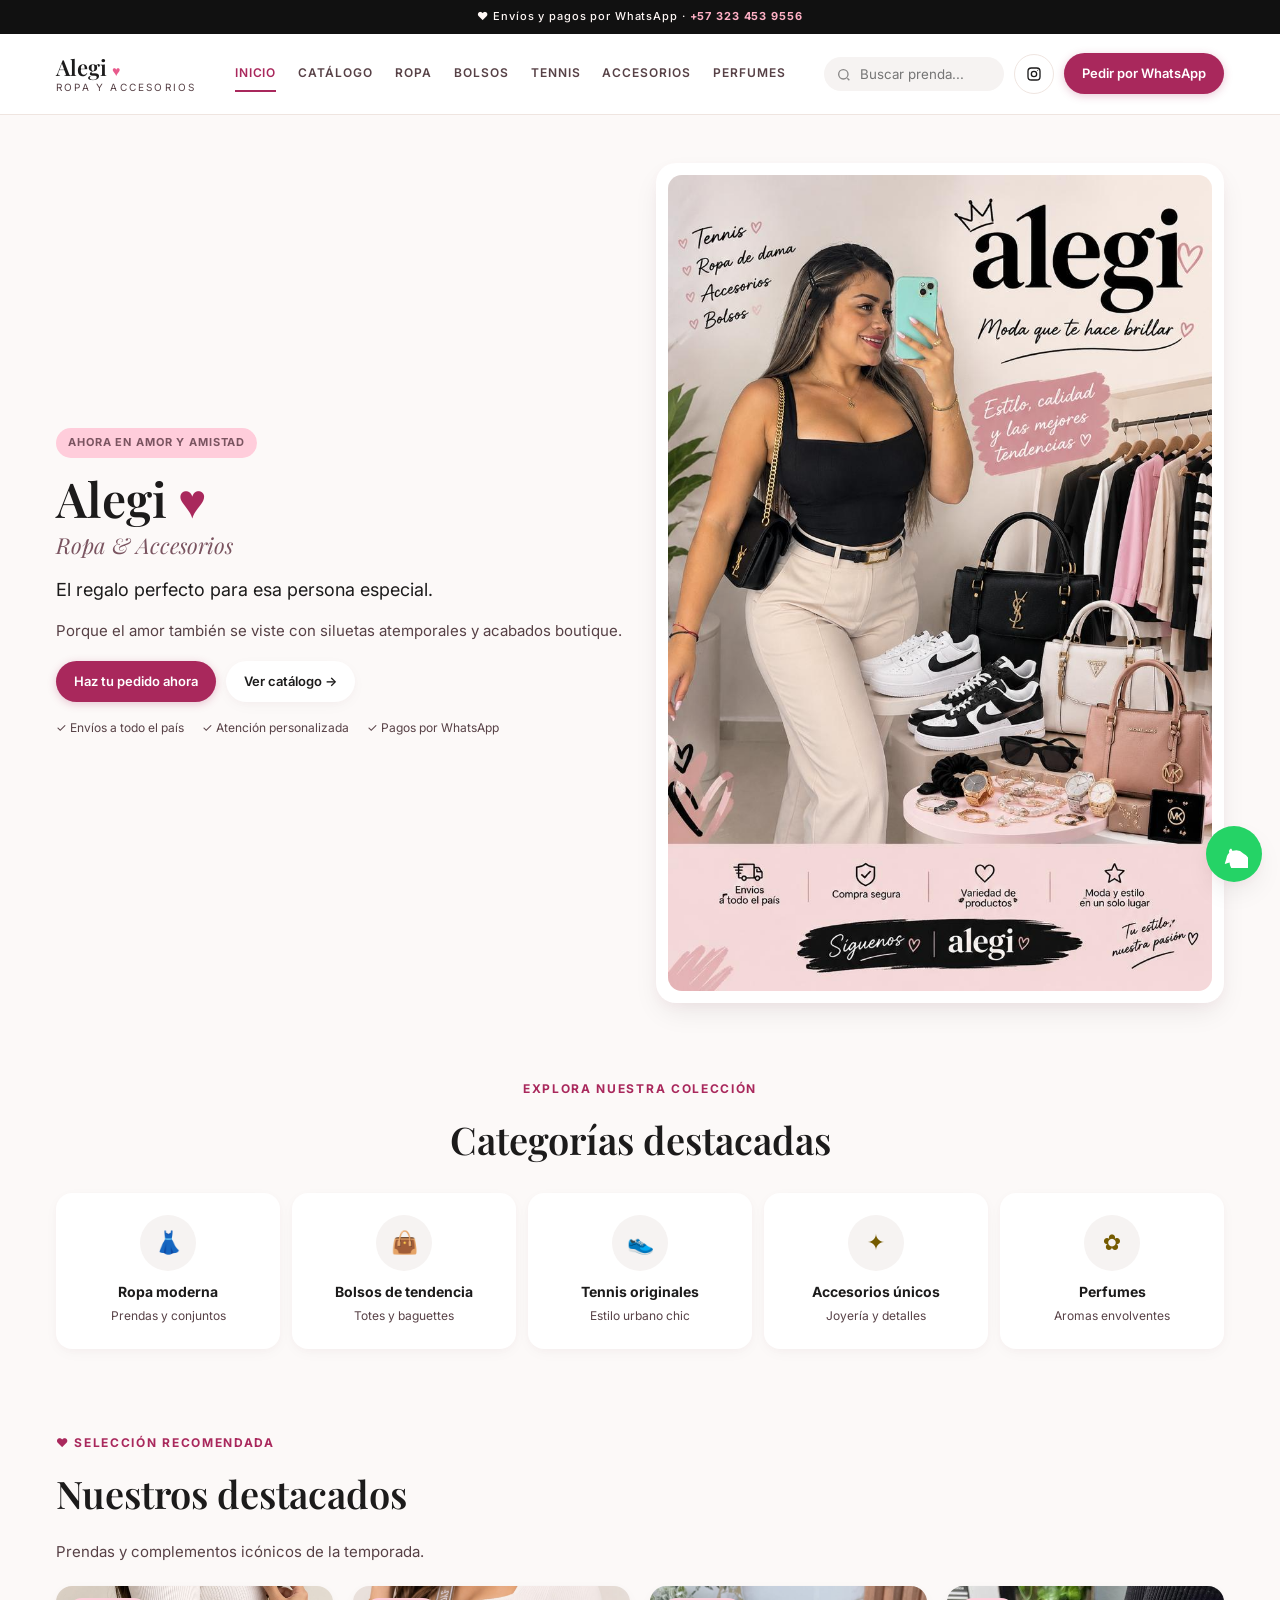
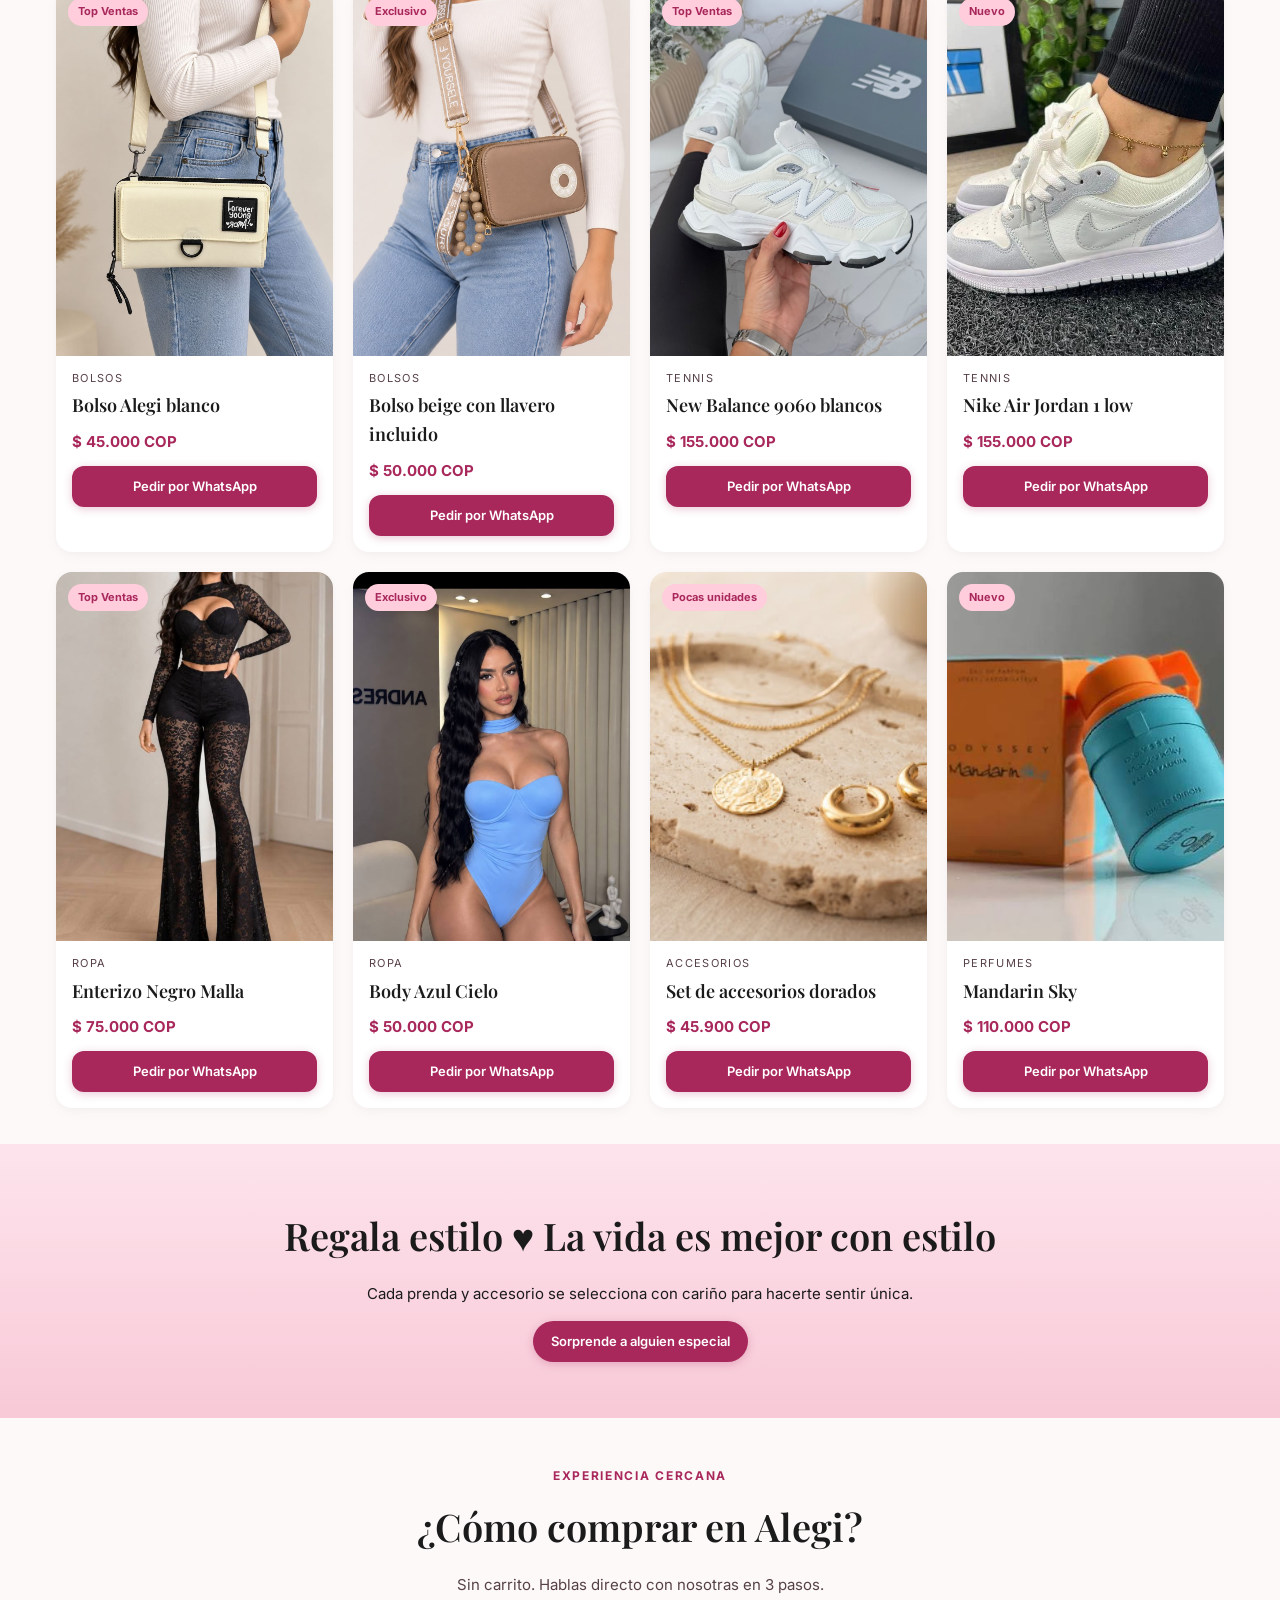
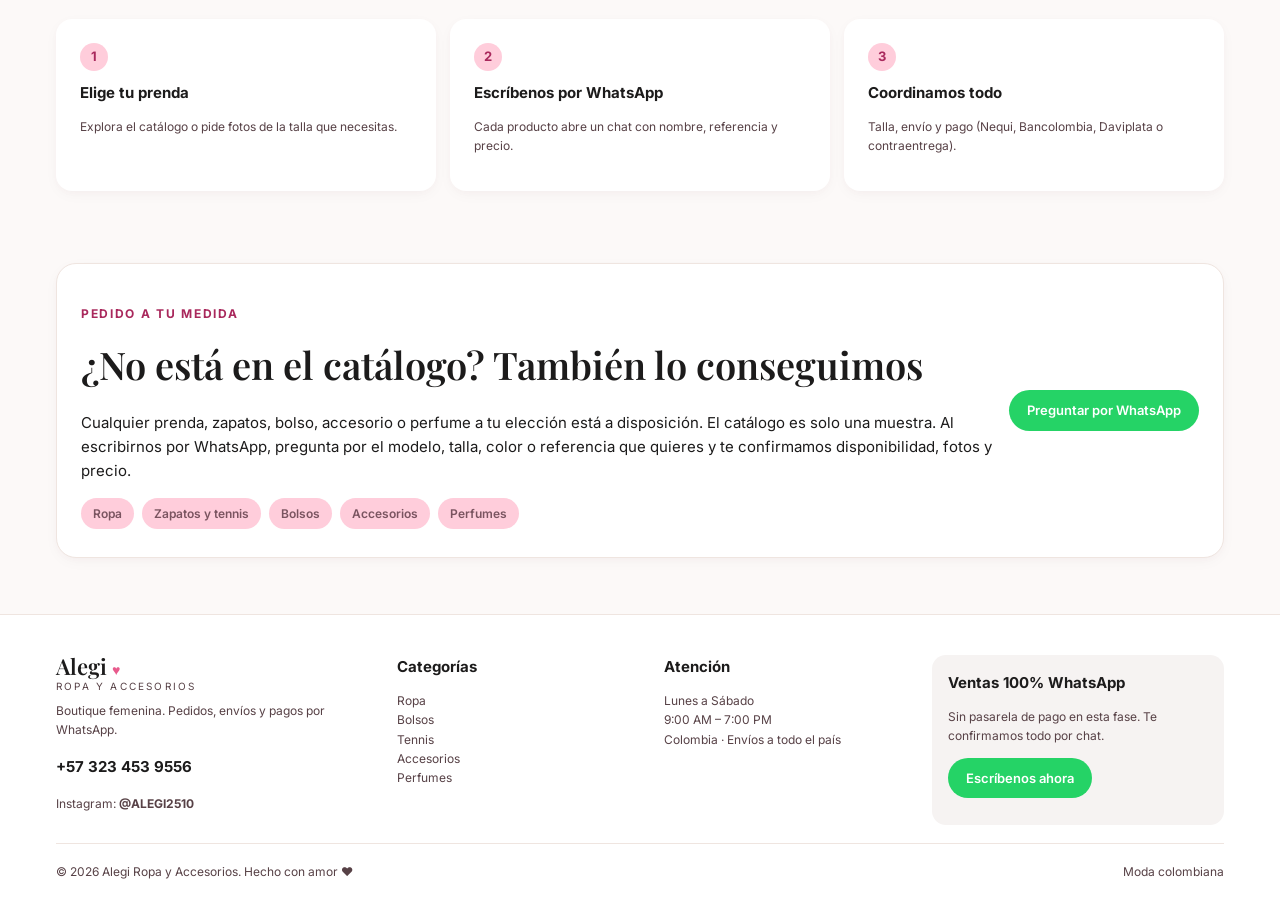
<file: index.html>
<!DOCTYPE html>
<html lang="es">
<head>
  <meta charset="UTF-8">
  <meta name="viewport" content="width=device-width, initial-scale=1">
  <title>Alegi | Ropa, bolsos, tennis y accesorios</title>
  <meta name="description" content="Boutique Alegi. Ropa femenina, bolsos, tennis, accesorios y perfumes. Pedidos, envíos y pagos por WhatsApp al +57 323 453 9556.">
  <meta name="robots" content="index, follow">
  <link rel="canonical" href="https://maicol1706.github.io/alegi-web/">
  <meta property="og:type" content="website">
  <meta property="og:title" content="Alegi | Ropa, bolsos, tennis y accesorios">
  <meta property="og:description" content="Boutique Alegi. Pedidos y envíos por WhatsApp al +57 323 453 9556.">
  <meta property="og:url" content="https://maicol1706.github.io/alegi-web/">
  <meta property="og:image" content="https://maicol1706.github.io/alegi-web/img/alegi-campana.png">
  <meta name="twitter:card" content="summary_large_image">
  <link rel="preconnect" href="https://fonts.googleapis.com">
  <link rel="preconnect" href="https://fonts.gstatic.com" crossorigin>
  <link href="https://fonts.googleapis.com/css2?family=Inter:wght@400;500;600;700&family=Playfair+Display:ital,wght@0,500;0,600;1,400&display=swap" rel="stylesheet">
  <link rel="stylesheet" href="css/styles.css">
  <link rel="icon" type="image/png" href="favicon.png">
  <link rel="apple-touch-icon" href="apple-touch-icon.png">
</head>
<body>
  <div class="topbar">♥ Envíos y pagos por WhatsApp · <a href="#" data-wa="Hola Alegi, quiero información de envíos y pagos"><span data-phone>+57 323 453 9556</span></a></div>
  <header class="site-header">
    <div class="wrap header-row">
      <a class="brand" href="index.html">
        <strong>Alegi <span>♥</span></strong>
        <small>Ropa y Accesorios</small>
      </a>
      <nav class="nav-desk">
        <a class="active" href="index.html">Inicio</a>
        <a href="catalogo.html">Catálogo</a>
        <a href="catalogo.html?cat=ropa">Ropa</a>
        <a href="catalogo.html?cat=bolsos">Bolsos</a>
        <a href="catalogo.html?cat=tennis">Tennis</a>
        <a href="catalogo.html?cat=accesorios">Accesorios</a>
        <a href="catalogo.html?cat=perfumes">Perfumes</a>
      </nav>
      <div class="header-actions">
        <div class="search">
          <svg width="16" height="16" viewBox="0 0 24 24" fill="none" stroke="currentColor" stroke-width="2"><circle cx="11" cy="11" r="7"/><path d="M20 20l-3-3"/></svg>
          <input id="siteSearch" type="search" placeholder="Buscar prenda...">
        </div>
        <a class="btn btn-ig" data-ig href="https://instagram.com/TU_USUARIO_ALEGI" target="_blank" rel="noopener" aria-label="Instagram de Alegi">
          <svg width="16" height="16" viewBox="0 0 24 24" fill="none" stroke="currentColor" stroke-width="2"><rect x="3" y="3" width="18" height="18" rx="5"/><circle cx="12" cy="12" r="4"/><circle cx="17.5" cy="6.5" r="0.8" fill="currentColor" stroke="none"/></svg>
        </a>
        <a class="btn btn-primary" data-wa="Hola Alegi, quiero hacer un pedido" target="_blank" rel="noopener">Pedir por WhatsApp</a>
        <button class="menu-btn" type="button" onclick="toggleMenu()" aria-label="Menú">☰</button>
      </div>
    </div>
    <nav class="mobile-nav wrap" id="mobileNav">
      <a href="index.html">Inicio</a>
      <a href="catalogo.html">Catálogo</a>
      <a href="catalogo.html?cat=ropa">Ropa</a>
      <a href="catalogo.html?cat=bolsos">Bolsos</a>
      <a href="catalogo.html?cat=tennis">Tennis</a>
      <a href="catalogo.html?cat=accesorios">Accesorios</a>
      <a href="catalogo.html?cat=perfumes">Perfumes</a>
      <a data-ig href="https://instagram.com/TU_USUARIO_ALEGI" target="_blank" rel="noopener">Instagram <span data-ig-handle>@TU_USUARIO_ALEGI</span></a>
    </nav>
  </header>

  <main>
    <section class="wrap hero">
      <div>
        <div class="badge">Ahora en Amor y Amistad</div>
        <h1 class="display">Alegi <i>♥</i></h1>
        <p class="subtitle">Ropa & Accesorios</p>
        <p class="lede">El regalo perfecto para esa persona especial.</p>
        <p class="muted">Porque el amor también se viste con siluetas atemporales y acabados boutique.</p>
        <div class="hero-actions">
          <a class="btn btn-primary" data-wa="Hola Alegi, quiero hacer un pedido de la nueva colección" target="_blank" rel="noopener">Haz tu pedido ahora</a>
          <a class="btn btn-ghost" href="catalogo.html">Ver catálogo →</a>
        </div>
        <div class="perks">
          <span class="perk">✓ Envíos a todo el país</span>
          <span class="perk">✓ Atención personalizada</span>
          <span class="perk">✓ Pagos por WhatsApp</span>
        </div>
      </div>
      <div class="hero-card">
        <img src="img/alegi-campana.png" alt="alegi — Moda que te hace brillar">
      </div>
    </section>

    <section class="section wrap">
      <div class="center">
        <p class="kicker">Explora nuestra colección</p>
        <h2>Categorías destacadas</h2>
      </div>
      <div class="cats" style="margin-top:22px">
        <a class="cat" href="catalogo.html?cat=ropa"><div class="cat-ico">👗</div><strong>Ropa moderna</strong><span>Prendas y conjuntos</span></a>
        <a class="cat" href="catalogo.html?cat=bolsos"><div class="cat-ico">👜</div><strong>Bolsos de tendencia</strong><span>Totes y baguettes</span></a>
        <a class="cat" href="catalogo.html?cat=tennis"><div class="cat-ico">👟</div><strong>Tennis originales</strong><span>Estilo urbano chic</span></a>
        <a class="cat" href="catalogo.html?cat=accesorios"><div class="cat-ico">✦</div><strong>Accesorios únicos</strong><span>Joyería y detalles</span></a>
        <a class="cat" href="catalogo.html?cat=perfumes"><div class="cat-ico">✿</div><strong>Perfumes</strong><span>Aromas envolventes</span></a>
      </div>
    </section>

    <section class="section wrap">
      <p class="kicker">♥ Selección recomendada</p>
      <h2>Nuestros destacados</h2>
      <p class="muted">Prendas y complementos icónicos de la temporada.</p>
      <div class="grid-4" id="featuredGrid" style="margin-top:22px"></div>
    </section>

    <section class="band">
      <h2>Regala estilo ♥ La vida es mejor con estilo</h2>
      <p>Cada prenda y accesorio se selecciona con cariño para hacerte sentir única.</p>
      <a class="btn btn-primary" data-wa="Hola Alegi, quiero un regalo para alguien especial" target="_blank" rel="noopener">Sorprende a alguien especial</a>
    </section>

    <section class="section wrap">
      <div class="center">
        <p class="kicker">Experiencia cercana</p>
        <h2>¿Cómo comprar en Alegi?</h2>
        <p class="muted">Sin carrito. Hablas directo con nosotras en 3 pasos.</p>
      </div>
      <div class="steps" style="margin-top:22px">
        <div class="step"><div class="step-num">1</div><strong>Elige tu prenda</strong><p class="tiny">Explora el catálogo o pide fotos de la talla que necesitas.</p></div>
        <div class="step"><div class="step-num">2</div><strong>Escríbenos por WhatsApp</strong><p class="tiny">Cada producto abre un chat con nombre, referencia y precio.</p></div>
        <div class="step"><div class="step-num">3</div><strong>Coordinamos todo</strong><p class="tiny">Talla, envío y pago (Nequi, Bancolombia, Daviplata o contraentrega).</p></div>
      </div>
    </section>

    <section class="section wrap">
      <div class="on-demand">
        <div>
          <p class="kicker">Pedido a tu medida</p>
          <h2>¿No está en el catálogo? También lo conseguimos</h2>
          <p>Cualquier prenda, zapatos, bolso, accesorio o perfume a tu elección está a disposición. El catálogo es solo una muestra. Al escribirnos por WhatsApp, pregunta por el modelo, talla, color o referencia que quieres y te confirmamos disponibilidad, fotos y precio.</p>
          <div class="on-demand-list">
            <span>Ropa</span><span>Zapatos y tennis</span><span>Bolsos</span><span>Accesorios</span><span>Perfumes</span>
          </div>
        </div>
        <a class="btn btn-wa" data-wa="Hola Alegi, quiero preguntar por una prenda / zapatos / accesorio que no vi en el catálogo. Les cuento lo que busco:" target="_blank" rel="noopener">Preguntar por WhatsApp</a>
      </div>
    </section>
  </main>

  <footer>
    <div class="wrap foot-grid">
      <div>
        <div class="brand"><strong>Alegi <span>♥</span></strong><small>Ropa y Accesorios</small></div>
        <p class="tiny" style="margin-top:10px">Boutique femenina. Pedidos, envíos y pagos por WhatsApp.</p>
        <p><strong data-phone>+57 323 453 9556</strong></p>
        <p class="tiny">Instagram: <a data-ig href="https://instagram.com/TU_USUARIO_ALEGI" target="_blank" rel="noopener"><strong data-ig-handle>@TU_USUARIO_ALEGI</strong></a></p>
      </div>
      <div>
        <strong>Categorías</strong>
        <p class="tiny"><a href="catalogo.html?cat=ropa">Ropa</a><br><a href="catalogo.html?cat=bolsos">Bolsos</a><br><a href="catalogo.html?cat=tennis">Tennis</a><br><a href="catalogo.html?cat=accesorios">Accesorios</a><br><a href="catalogo.html?cat=perfumes">Perfumes</a></p>
      </div>
      <div>
        <strong>Atención</strong>
        <p class="tiny">Lunes a Sábado<br>9:00 AM – 7:00 PM<br>Colombia · Envíos a todo el país</p>
      </div>
      <div class="foot-box">
        <strong>Ventas 100% WhatsApp</strong>
        <p class="tiny">Sin pasarela de pago en esta fase. Te confirmamos todo por chat.</p>
        <a class="btn btn-wa" data-wa="Hola Alegi, quiero hacer un pedido" target="_blank" rel="noopener">Escríbenos ahora</a>
      </div>
    </div>
    <div class="wrap copy">
      <span>© 2026 Alegi Ropa y Accesorios. Hecho con amor ♥</span>
      <span>Moda colombiana</span>
    </div>
  </footer>

  <a class="fab" data-wa="Hola Alegi, ¿me ayudas con una prenda?" target="_blank" rel="noopener" aria-label="WhatsApp">
    <svg width="28" height="28" viewBox="0 0 24 24" fill="currentColor"><path d="M20 11.5A8.5 8.5 0 1 1 8.2 19.3L4 20.5l1.3-3.9A8.5 8.5 0 0 1 20 11.5zm-3.3 4.2c-.2.5-1 .9-1.4.9-.4 0-.8.2-2.7-.6-2.3-1-3.8-3.4-3.9-3.6-.1-.2-1-1.3-1-2.5s.6-1.8.9-2c.2-.2.4-.3.6-.3h.4c.1 0 .3 0 .4.3l.6 1.4c.1.2 0 .4-.1.5l-.3.4c-.1.1-.2.3-.1.4.3.5.7 1 1.2 1.4.5.5 1 .8 1.5 1 .2.1.3 0 .4-.1l.5-.6c.1-.2.3-.2.5-.1l1.5.7c.2.1.3.2.4.4 0 .5-.1 1.1-.4 1.3z"/></svg>
  </a>

  <script src="js/data.js"></script>
  <script src="js/app.js"></script>
</body>
</html>
</file>
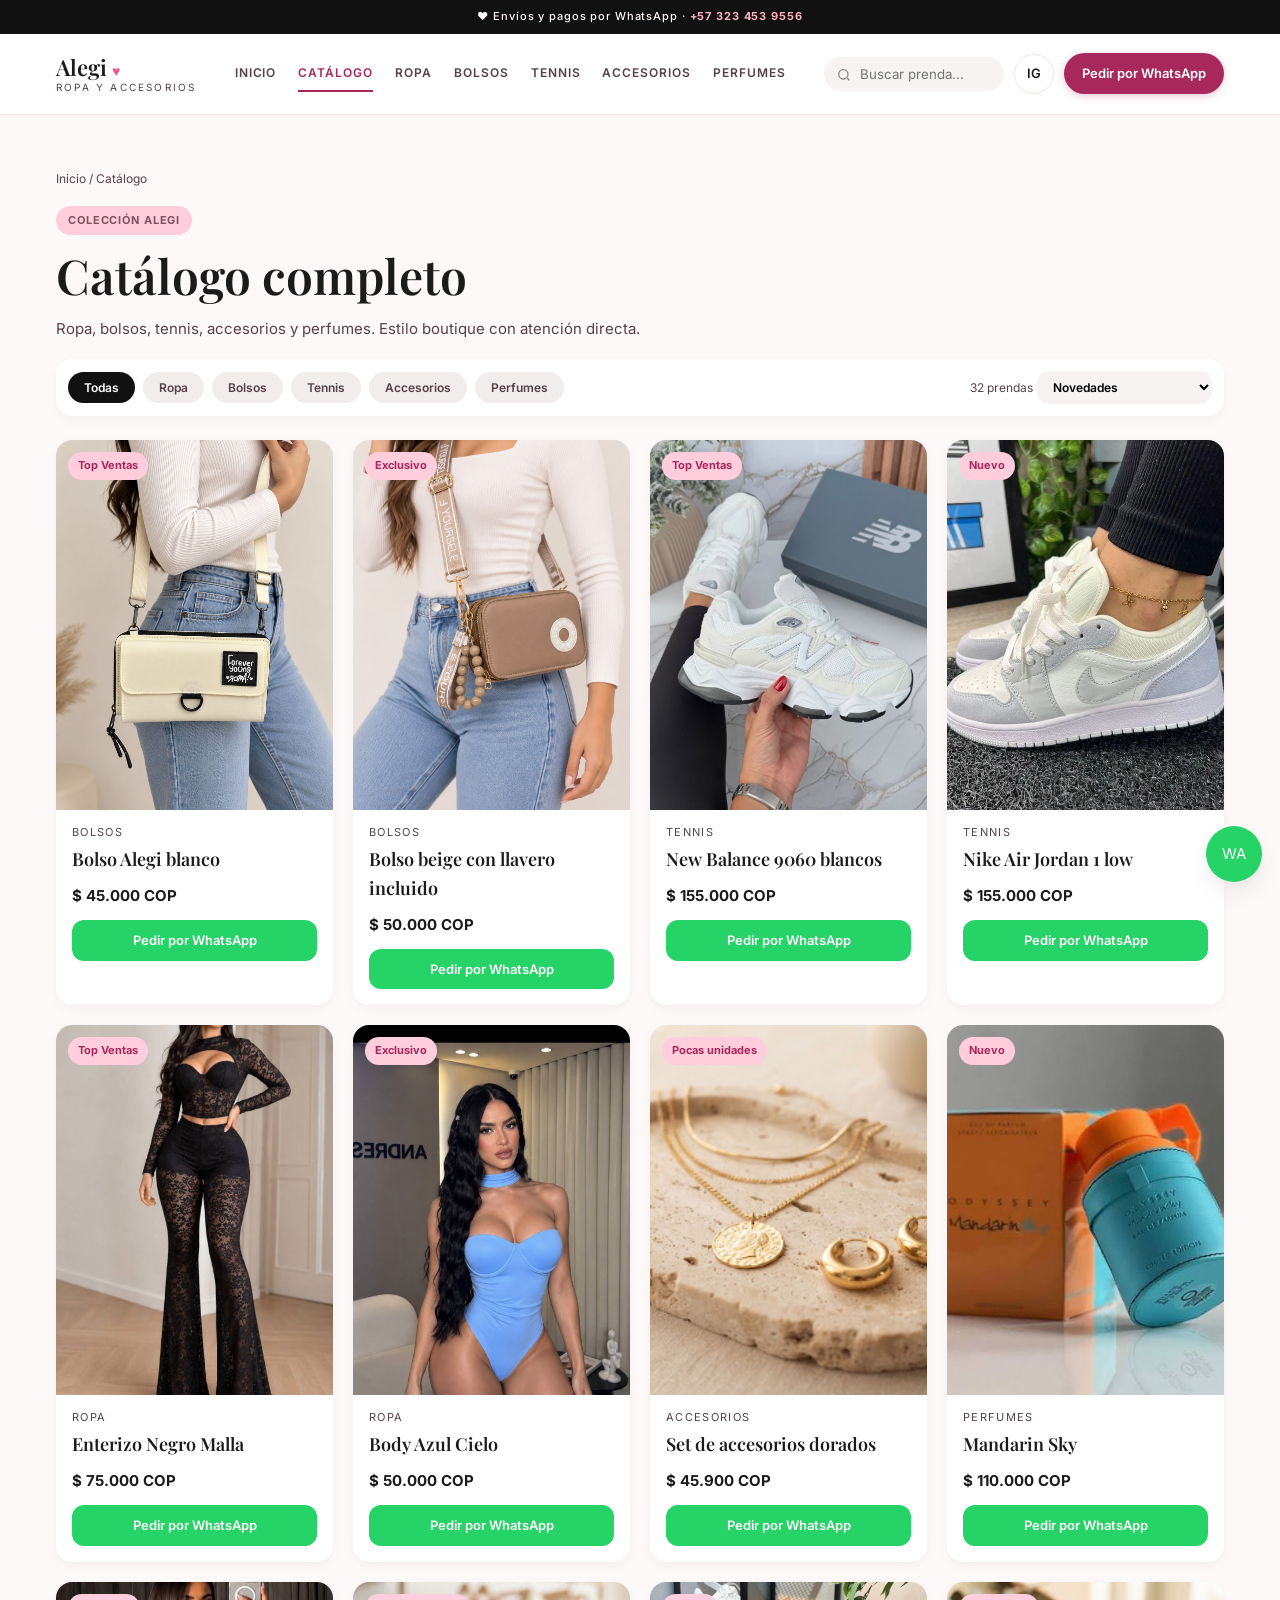
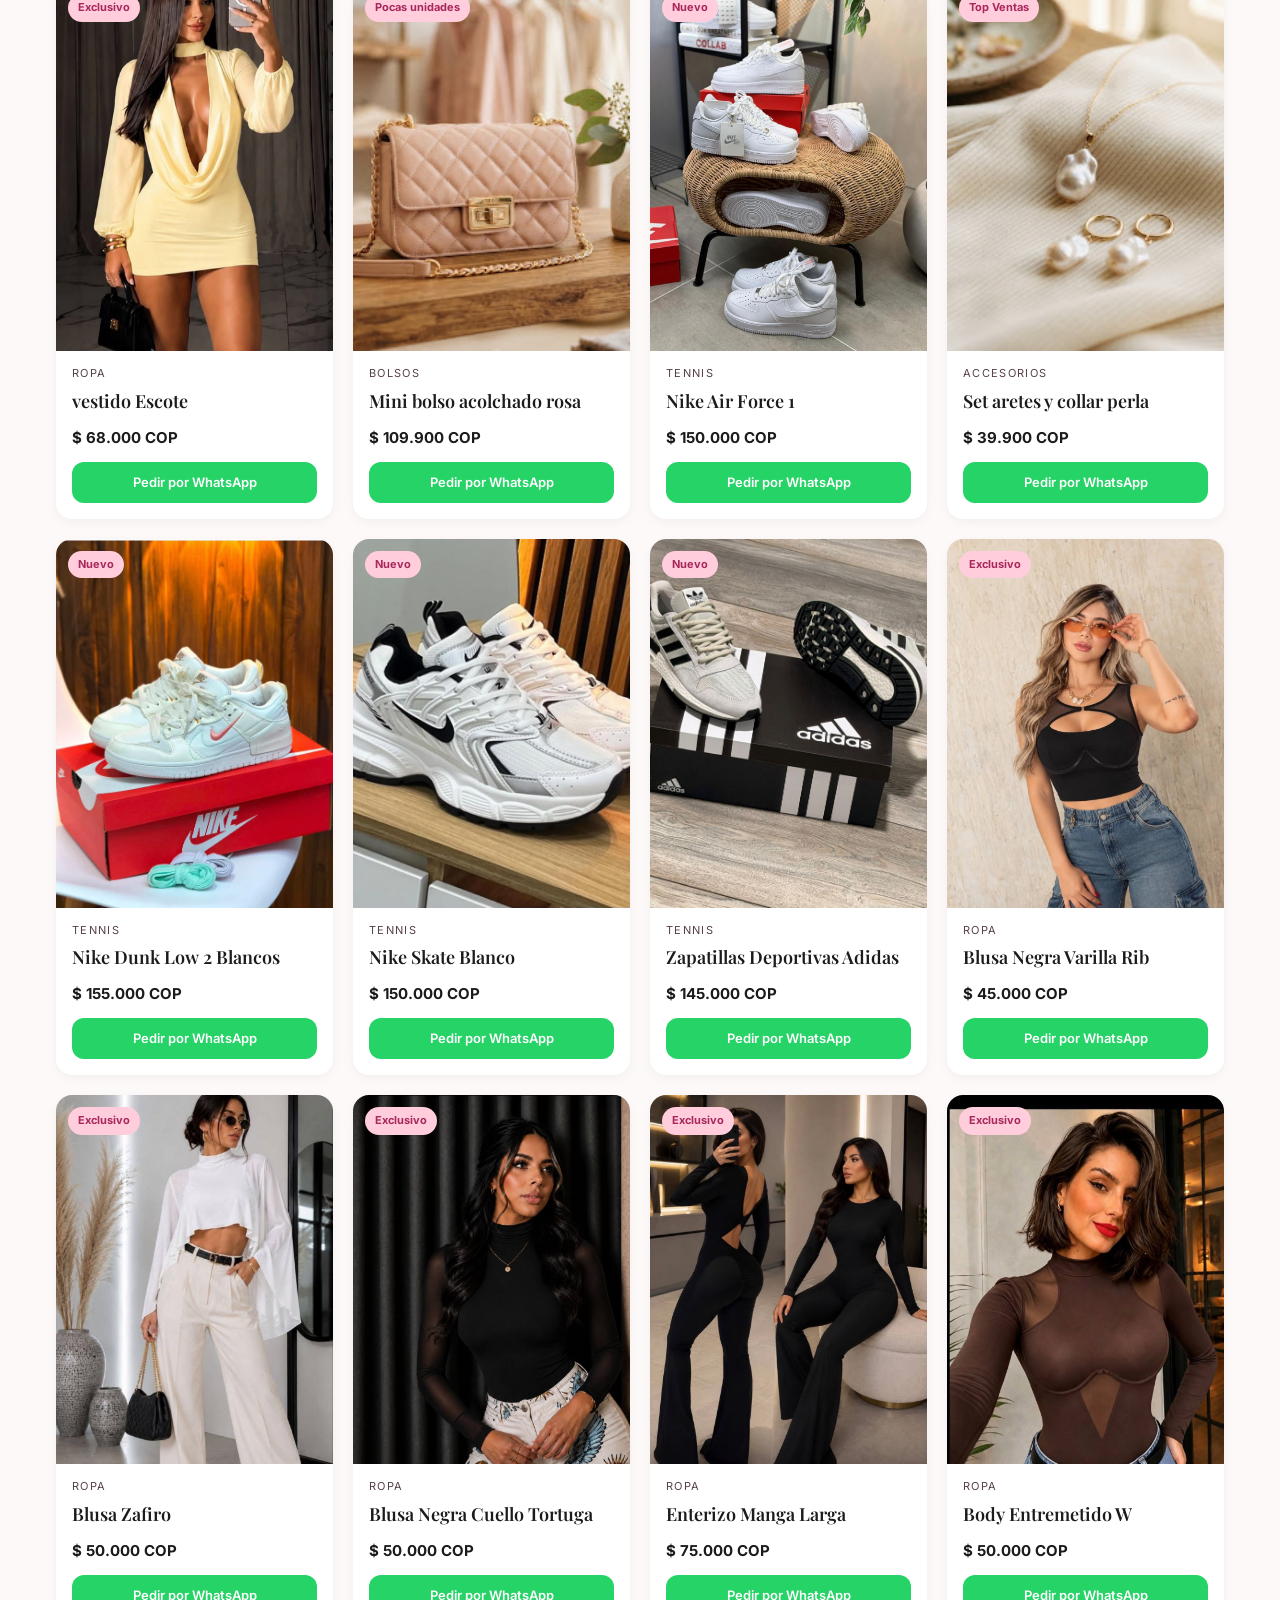
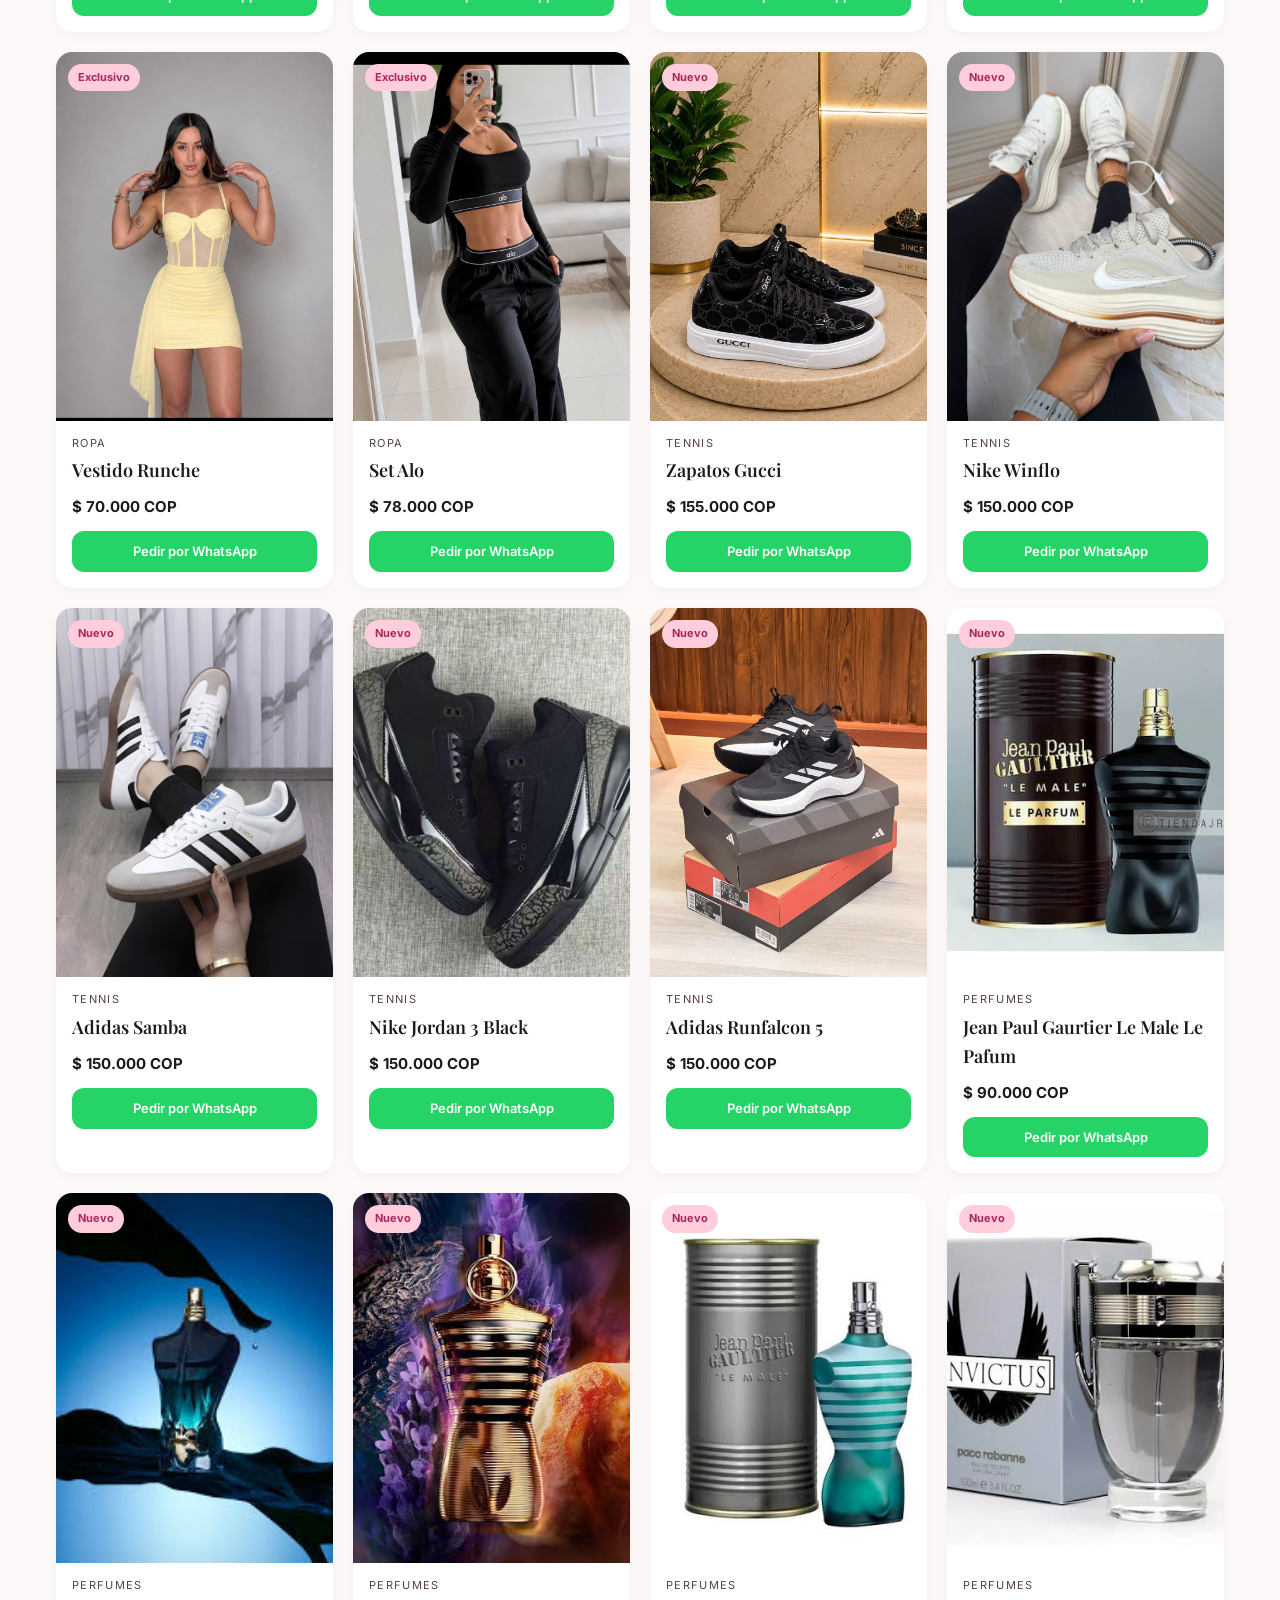
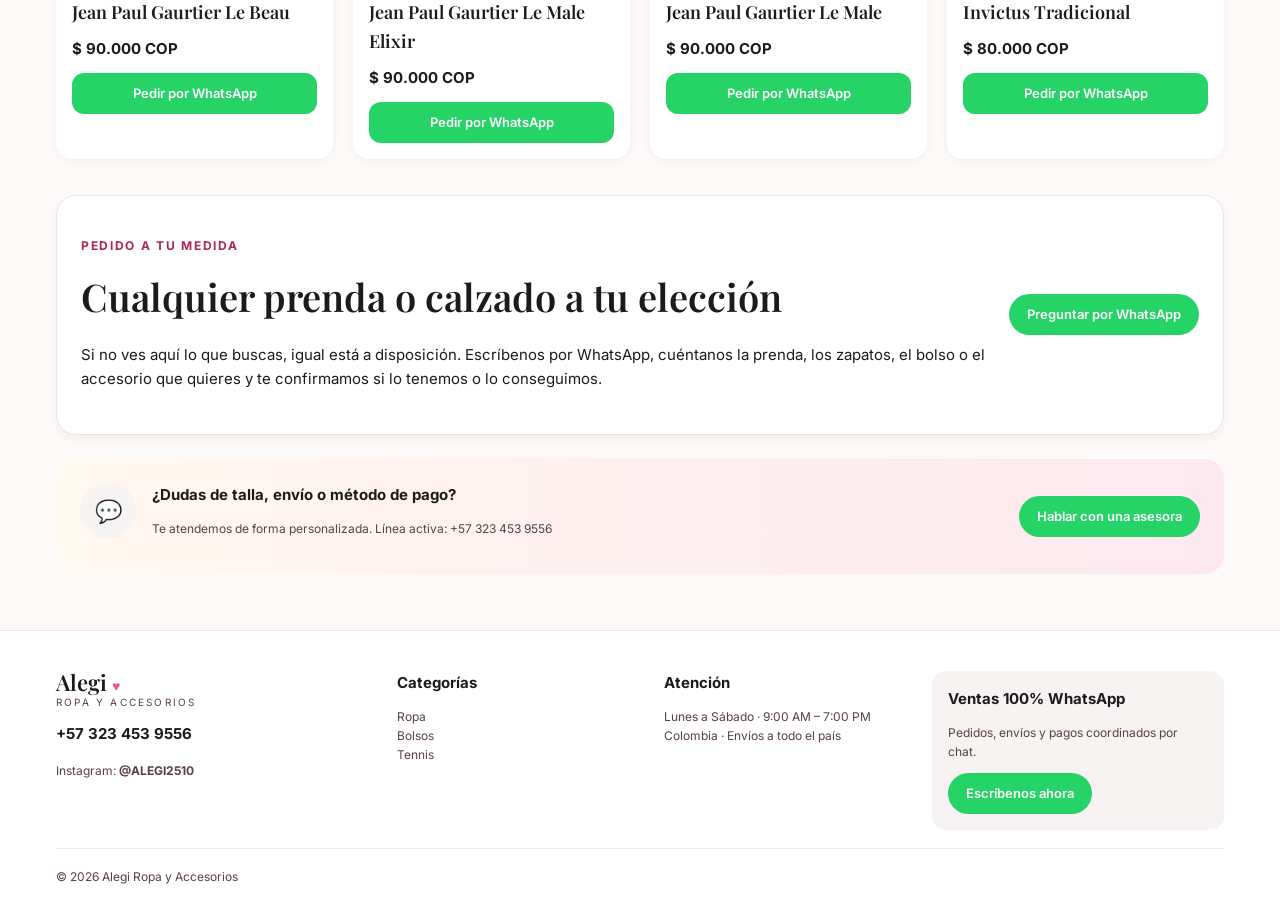
<file: catalogo.html>
<!DOCTYPE html>
<html lang="es">
<head>
  <meta charset="UTF-8">
  <meta name="viewport" content="width=device-width, initial-scale=1">
  <title>Catálogo Alegi | Ropa, bolsos, tennis y accesorios</title>
  <meta name="description" content="Catálogo Alegi: ropa femenina, bolsos, tennis, accesorios y perfumes. Pregunta disponibilidad por WhatsApp al +57 323 453 9556.">
  <meta name="robots" content="index, follow">
  <link rel="canonical" href="https://maicol1706.github.io/alegi-web/catalogo.html">
  <link rel="preconnect" href="https://fonts.googleapis.com">
  <link rel="preconnect" href="https://fonts.gstatic.com" crossorigin>
  <link href="https://fonts.googleapis.com/css2?family=Inter:wght@400;500;600;700&family=Playfair+Display:ital,wght@0,500;0,600;1,400&display=swap" rel="stylesheet">
  <link rel="stylesheet" href="css/styles.css">
  <link rel="icon" type="image/png" href="favicon.png">
  <link rel="apple-touch-icon" href="apple-touch-icon.png">
</head>
<body>
  <div class="topbar">♥ Envíos y pagos por WhatsApp · <a href="#" data-wa="Hola Alegi, quiero información de envíos y pagos"><span data-phone>+57 323 453 9556</span></a></div>
  <header class="site-header">
    <div class="wrap header-row">
      <a class="brand" href="index.html">
        <strong>Alegi <span>♥</span></strong>
        <small>Ropa y Accesorios</small>
      </a>
      <nav class="nav-desk">
        <a href="index.html">Inicio</a>
        <a class="active" href="catalogo.html">Catálogo</a>
        <a href="catalogo.html?cat=ropa">Ropa</a>
        <a href="catalogo.html?cat=bolsos">Bolsos</a>
        <a href="catalogo.html?cat=tennis">Tennis</a>
        <a href="catalogo.html?cat=accesorios">Accesorios</a>
        <a href="catalogo.html?cat=perfumes">Perfumes</a>
      </nav>
      <div class="header-actions">
        <div class="search">
          <svg width="16" height="16" viewBox="0 0 24 24" fill="none" stroke="currentColor" stroke-width="2"><circle cx="11" cy="11" r="7"/><path d="M20 20l-3-3"/></svg>
          <input id="siteSearch" type="search" placeholder="Buscar prenda...">
        </div>
        <a class="btn btn-ig" data-ig href="https://instagram.com/TU_USUARIO_ALEGI" target="_blank" rel="noopener" aria-label="Instagram de Alegi">IG</a>
        <a class="btn btn-primary" data-wa="Hola Alegi, quiero hacer un pedido" target="_blank" rel="noopener">Pedir por WhatsApp</a>
        <button class="menu-btn" type="button" onclick="toggleMenu()" aria-label="Menú">☰</button>
      </div>
    </div>
    <nav class="mobile-nav wrap" id="mobileNav">
      <a href="index.html">Inicio</a>
      <a href="catalogo.html">Catálogo</a>
      <a href="catalogo.html?cat=ropa">Ropa</a>
      <a href="catalogo.html?cat=bolsos">Bolsos</a>
      <a href="catalogo.html?cat=tennis">Tennis</a>
      <a href="catalogo.html?cat=accesorios">Accesorios</a>
      <a href="catalogo.html?cat=perfumes">Perfumes</a>
      <a data-ig href="https://instagram.com/TU_USUARIO_ALEGI" target="_blank" rel="noopener">Instagram</a>
    </nav>
  </header>

  <main class="wrap section">
    <p class="crumbs"><a href="index.html">Inicio</a> / Catálogo</p>
    <div class="badge">Colección Alegi</div>
    <h1 class="display">Catálogo completo</h1>
    <p class="muted">Ropa, bolsos, tennis, accesorios y perfumes. Estilo boutique con atención directa.</p>

    <div class="toolbar">
      <div class="chips">
        <button class="chip active" type="button" data-filter="all">Todas</button>
        <button class="chip" type="button" data-filter="ropa">Ropa</button>
        <button class="chip" type="button" data-filter="bolsos">Bolsos</button>
        <button class="chip" type="button" data-filter="tennis">Tennis</button>
        <button class="chip" type="button" data-filter="accesorios">Accesorios</button>
        <button class="chip" type="button" data-filter="perfumes">Perfumes</button>
      </div>
      <div>
        <span class="tiny" id="resultCount"></span>
        <select class="sort" id="sortSelect">
          <option value="newest">Novedades</option>
          <option value="price-asc">Precio: menor a mayor</option>
          <option value="price-desc">Precio: mayor a menor</option>
          <option value="popular">Más populares</option>
        </select>
      </div>
    </div>

    <div class="grid-4" id="productGrid"></div>

    <div class="on-demand" style="margin-top:36px">
      <div>
        <p class="kicker">Pedido a tu medida</p>
        <h2>Cualquier prenda o calzado a tu elección</h2>
        <p>Si no ves aquí lo que buscas, igual está a disposición. Escríbenos por WhatsApp, cuéntanos la prenda, los zapatos, el bolso o el accesorio que quieres y te confirmamos si lo tenemos o lo conseguimos.</p>
      </div>
      <a class="btn btn-wa" data-wa="Hola Alegi, quiero preguntar por una prenda / zapatos / accesorio que no vi en el catálogo. Les cuento lo que busco:" target="_blank" rel="noopener">Preguntar por WhatsApp</a>
    </div>

    <div class="help-banner" style="margin-top:24px">
      <div class="cat-ico">💬</div>
      <div>
        <strong>¿Dudas de talla, envío o método de pago?</strong>
        <p class="tiny">Te atendemos de forma personalizada. Línea activa: <span data-phone>+57 323 453 9556</span></p>
      </div>
      <a class="btn btn-wa" data-wa="Hola Alegi, tengo una duda de talla, envío o pago" target="_blank" rel="noopener">Hablar con una asesora</a>
    </div>
  </main>

  <footer>
    <div class="wrap foot-grid">
      <div>
        <div class="brand"><strong>Alegi <span>♥</span></strong><small>Ropa y Accesorios</small></div>
        <p><strong data-phone>+57 323 453 9556</strong></p>
        <p class="tiny">Instagram: <a data-ig href="https://instagram.com/TU_USUARIO_ALEGI" target="_blank" rel="noopener"><strong data-ig-handle>@TU_USUARIO_ALEGI</strong></a></p>
      </div>
      <div>
        <strong>Categorías</strong>
        <p class="tiny"><a href="catalogo.html?cat=ropa">Ropa</a><br><a href="catalogo.html?cat=bolsos">Bolsos</a><br><a href="catalogo.html?cat=tennis">Tennis</a></p>
      </div>
      <div>
        <strong>Atención</strong>
        <p class="tiny">Lunes a Sábado · 9:00 AM – 7:00 PM<br>Colombia · Envíos a todo el país</p>
      </div>
      <div class="foot-box">
        <strong>Ventas 100% WhatsApp</strong>
        <p class="tiny">Pedidos, envíos y pagos coordinados por chat.</p>
        <a class="btn btn-wa" data-wa="Hola Alegi, quiero hacer un pedido" target="_blank" rel="noopener">Escríbenos ahora</a>
      </div>
    </div>
    <div class="wrap copy"><span>© 2026 Alegi Ropa y Accesorios</span></div>
  </footer>

  <a class="fab" data-wa="Hola Alegi, ¿me ayudas con una prenda?" target="_blank" rel="noopener" aria-label="WhatsApp">WA</a>
  <script src="js/data.js"></script>
  <script src="js/app.js"></script>
</body>
</html>
</file>
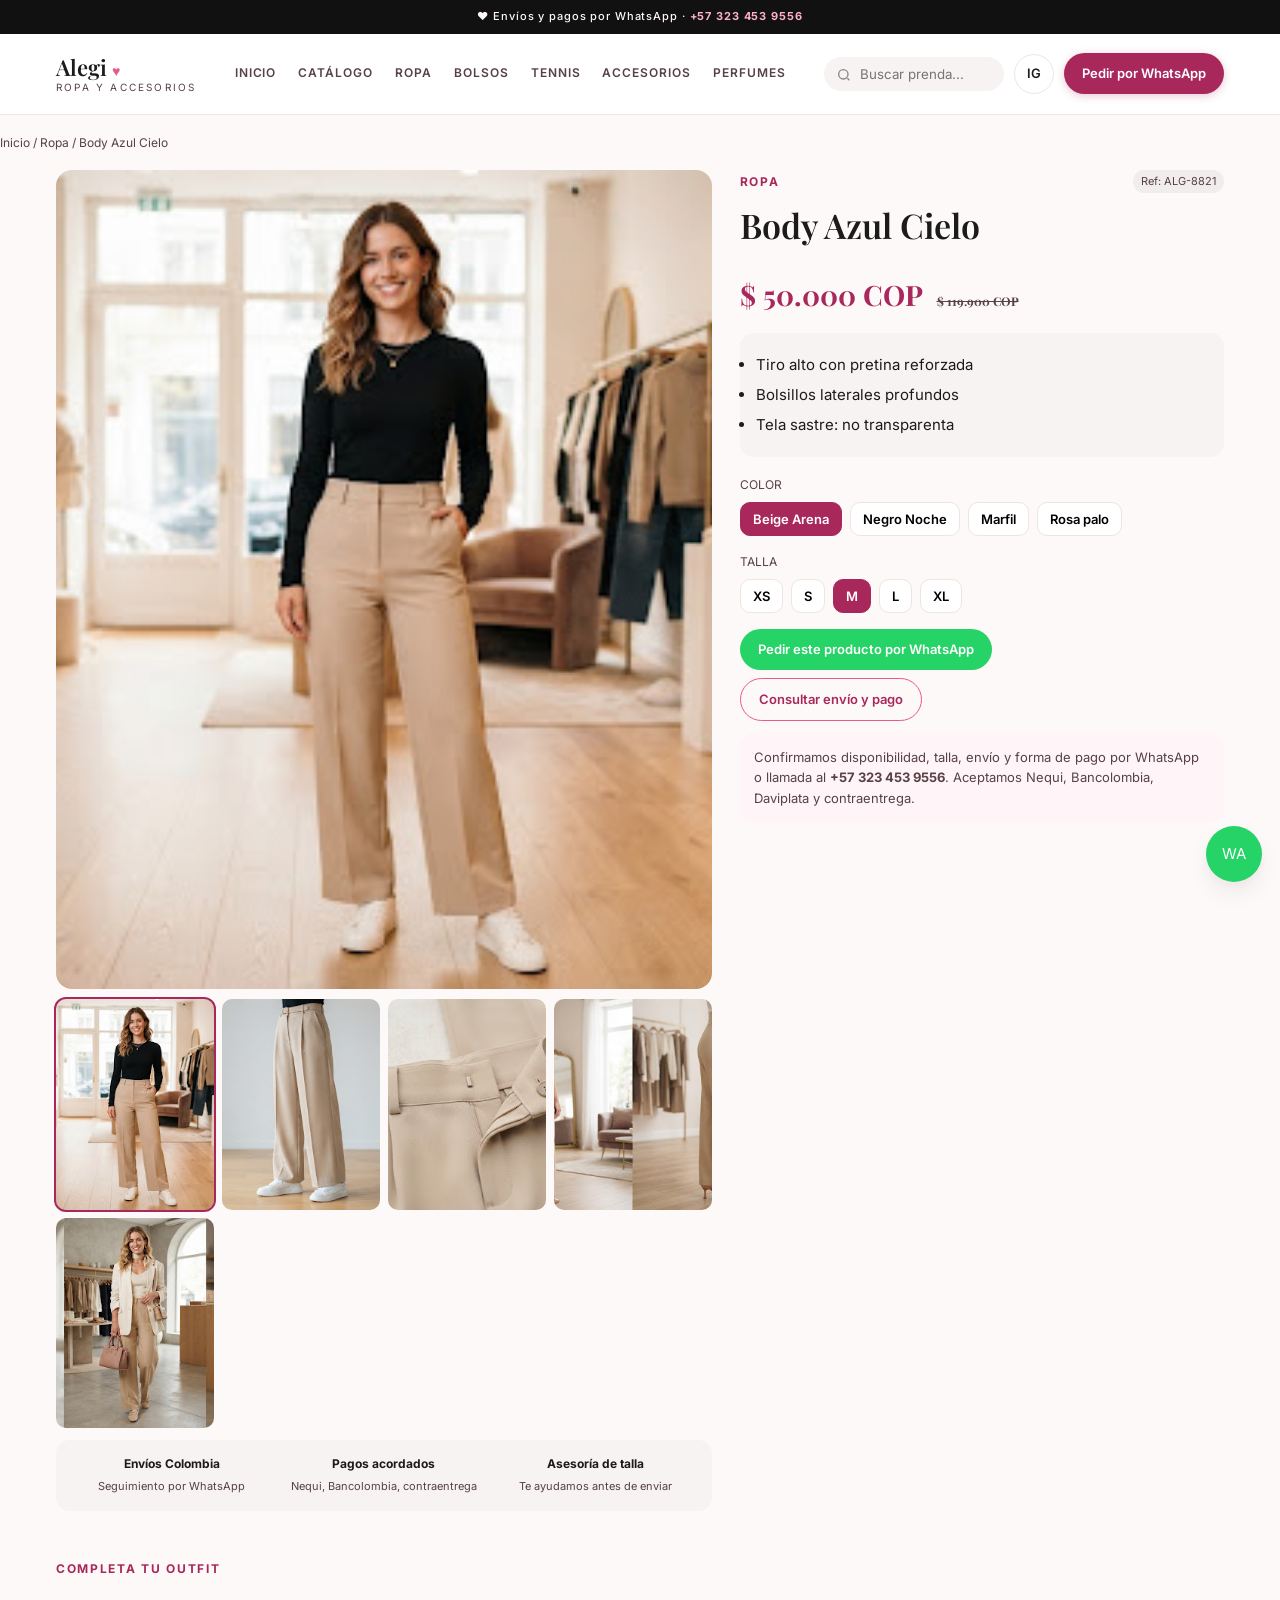
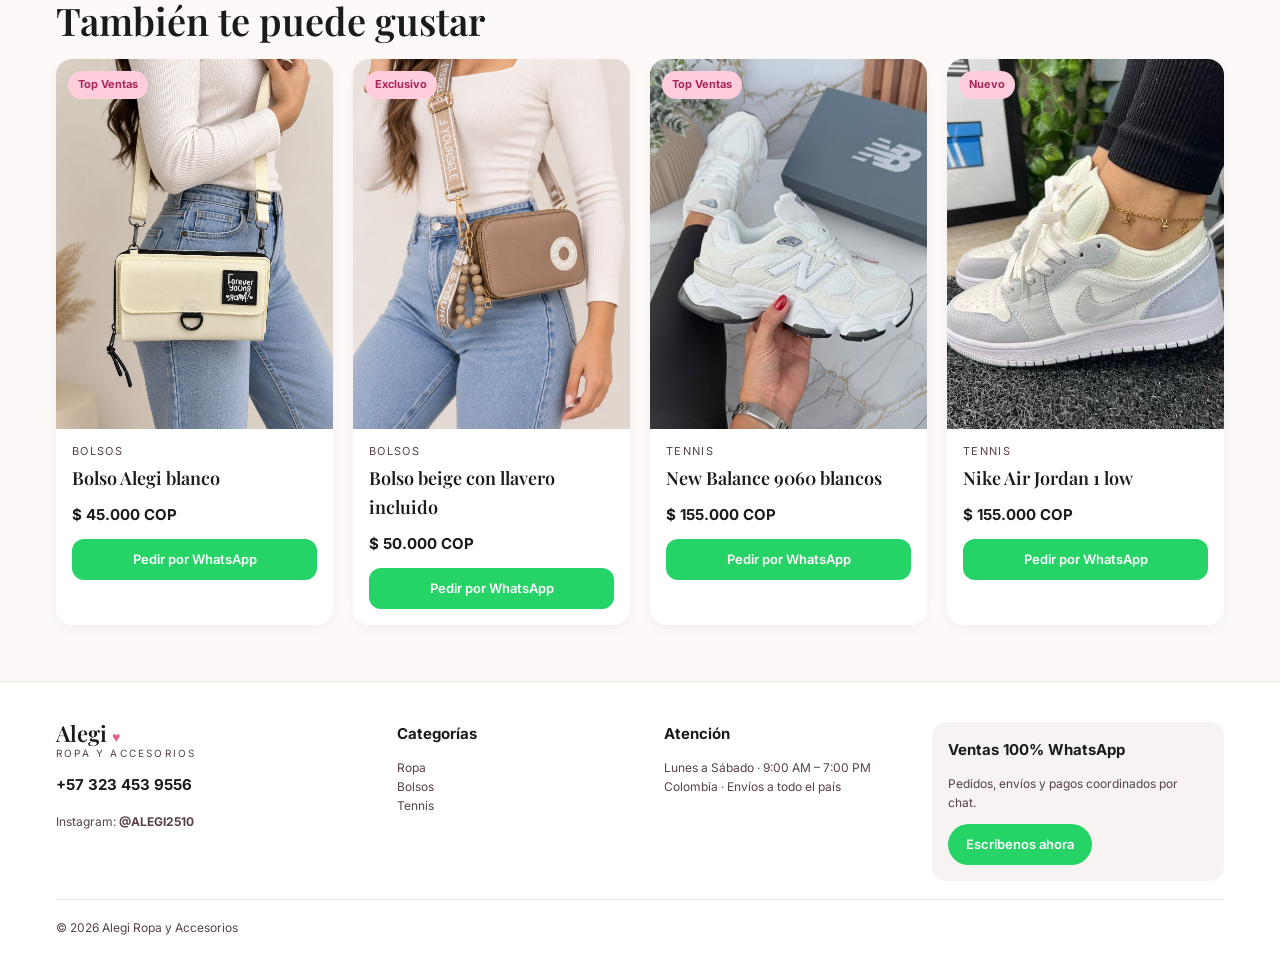
<file: producto.html>
<!DOCTYPE html>
<html lang="es">
<head>
  <meta charset="UTF-8">
  <meta name="viewport" content="width=device-width, initial-scale=1">
  <title>Producto · Alegi ♥</title>
  <link rel="preconnect" href="https://fonts.googleapis.com">
  <link rel="preconnect" href="https://fonts.gstatic.com" crossorigin>
  <link href="https://fonts.googleapis.com/css2?family=Inter:wght@400;500;600;700&family=Playfair+Display:ital,wght@0,500;0,600;1,400&display=swap" rel="stylesheet">
  <link rel="stylesheet" href="css/styles.css">
  <link rel="icon" type="image/png" href="favicon.png">
  <link rel="apple-touch-icon" href="apple-touch-icon.png">
</head>
<body>
  <div class="topbar">♥ Envíos y pagos por WhatsApp · <a href="#" data-wa="Hola Alegi, quiero información de envíos y pagos"><span data-phone>+57 323 453 9556</span></a></div>
  <header class="site-header">
    <div class="wrap header-row">
      <a class="brand" href="index.html">
        <strong>Alegi <span>♥</span></strong>
        <small>Ropa y Accesorios</small>
      </a>
      <nav class="nav-desk">
        <a href="index.html">Inicio</a>
        <a href="catalogo.html">Catálogo</a>
        <a href="catalogo.html?cat=ropa">Ropa</a>
        <a href="catalogo.html?cat=bolsos">Bolsos</a>
        <a href="catalogo.html?cat=tennis">Tennis</a>
        <a href="catalogo.html?cat=accesorios">Accesorios</a>
        <a href="catalogo.html?cat=perfumes">Perfumes</a>
      </nav>
      <div class="header-actions">
        <div class="search">
          <svg width="16" height="16" viewBox="0 0 24 24" fill="none" stroke="currentColor" stroke-width="2"><circle cx="11" cy="11" r="7"/><path d="M20 20l-3-3"/></svg>
          <input id="siteSearch" type="search" placeholder="Buscar prenda...">
        </div>
        <a class="btn btn-ig" data-ig href="https://instagram.com/TU_USUARIO_ALEGI" target="_blank" rel="noopener" aria-label="Instagram de Alegi">IG</a>
        <a class="btn btn-primary" data-wa="Hola Alegi, quiero hacer un pedido" target="_blank" rel="noopener">Pedir por WhatsApp</a>
        <button class="menu-btn" type="button" onclick="toggleMenu()" aria-label="Menú">☰</button>
      </div>
    </div>
    <nav class="mobile-nav wrap" id="mobileNav">
      <a href="index.html">Inicio</a>
      <a href="catalogo.html">Catálogo</a>
      <a href="catalogo.html?cat=ropa">Ropa</a>
      <a href="catalogo.html?cat=bolsos">Bolsos</a>
      <a href="catalogo.html?cat=tennis">Tennis</a>
      <a href="catalogo.html?cat=accesorios">Accesorios</a>
      <a href="catalogo.html?cat=perfumes">Perfumes</a>
      <a data-ig href="https://instagram.com/TU_USUARIO_ALEGI" target="_blank" rel="noopener">Instagram</a>
    </nav>
  </header>

  <main id="productRoot"></main>

  <footer>
    <div class="wrap foot-grid">
      <div>
        <div class="brand"><strong>Alegi <span>♥</span></strong><small>Ropa y Accesorios</small></div>
        <p><strong data-phone>+57 323 453 9556</strong></p>
        <p class="tiny">Instagram: <a data-ig href="https://instagram.com/TU_USUARIO_ALEGI" target="_blank" rel="noopener"><strong data-ig-handle>@TU_USUARIO_ALEGI</strong></a></p>
      </div>
      <div>
        <strong>Categorías</strong>
        <p class="tiny"><a href="catalogo.html?cat=ropa">Ropa</a><br><a href="catalogo.html?cat=bolsos">Bolsos</a><br><a href="catalogo.html?cat=tennis">Tennis</a></p>
      </div>
      <div>
        <strong>Atención</strong>
        <p class="tiny">Lunes a Sábado · 9:00 AM – 7:00 PM<br>Colombia · Envíos a todo el país</p>
      </div>
      <div class="foot-box">
        <strong>Ventas 100% WhatsApp</strong>
        <p class="tiny">Pedidos, envíos y pagos coordinados por chat.</p>
        <a class="btn btn-wa" data-wa="Hola Alegi, quiero hacer un pedido" target="_blank" rel="noopener">Escríbenos ahora</a>
      </div>
    </div>
    <div class="wrap copy"><span>© 2026 Alegi Ropa y Accesorios</span></div>
  </footer>

  <a class="fab" data-wa="Hola Alegi, ¿me ayudas con una prenda?" target="_blank" rel="noopener" aria-label="WhatsApp">WA</a>
  <script src="js/data.js"></script>
  <script src="js/app.js"></script>
</body>
</html>
</file>
<file: css/styles.css>
:root {
  --surface: #fcf9f8;
  --white: #ffffff;
  --low: #f6f3f2;
  --container: #f0edec;
  --line: #efe5e0;
  --ink: #1c1b1b;
  --muted: #574146;
  --gray: #666666;
  --primary: #a9285c;
  --primary-hot: #e85a8c;
  --primary-deep: #8c0b46;
  --rose: #f7c6d4;
  --rose-container: #ffcddb;
  --gold: #c9a227;
  --gold-ink: #755b00;
  --wa: #25d366;
  --wa-hover: #1ebe5d;
  --shadow: 0 4px 16px -2px rgba(17, 17, 17, 0.04), 0 2px 6px -1px rgba(232, 90, 140, 0.03);
  --shadow-lg: 0 12px 28px -4px rgba(17, 17, 17, 0.08), 0 4px 12px -2px rgba(232, 90, 140, 0.06);
  --radius: 12px;
  --radius-lg: 16px;
  --max: 1280px;
}

* { box-sizing: border-box; }
html, body { margin: 0; padding: 0; }
body {
  font-family: Inter, system-ui, sans-serif;
  background: var(--surface);
  color: var(--ink);
  font-size: 15px;
  line-height: 1.6;
  antialiased: true;
}
img { max-width: 100%; display: block; }
a { color: inherit; text-decoration: none; }
button, input, select { font-family: inherit; }

.serif { font-family: "Playfair Display", Georgia, serif; }
.wrap {
  width: min(var(--max), calc(100% - 2rem));
  margin-inline: auto;
}
@media (min-width: 1024px) {
  .wrap { width: min(var(--max), calc(100% - 7rem)); }
}

/* Top bar + header */
.topbar {
  background: #111;
  color: #fff8f6;
  font-size: 11px;
  letter-spacing: 0.08em;
  text-align: center;
  padding: 8px 16px;
  font-weight: 500;
}
.topbar a { color: #ffb1c6; font-weight: 700; }
.site-header {
  position: sticky;
  top: 0;
  z-index: 40;
  background: rgba(255, 255, 255, 0.94);
  backdrop-filter: blur(12px);
  border-bottom: 1px solid var(--line);
}
.header-row {
  display: flex;
  align-items: center;
  justify-content: space-between;
  gap: 16px;
  min-height: 80px;
}
.brand {
  display: flex;
  flex-direction: column;
  line-height: 1;
}
.brand strong {
  font-family: "Playfair Display", Georgia, serif;
  font-size: 22px;
  font-weight: 600;
}
.brand strong span { color: var(--primary-hot); font-size: 14px; }
.brand small {
  font-size: 10px;
  letter-spacing: 0.22em;
  text-transform: uppercase;
  color: var(--muted);
  margin-top: 4px;
}
.nav-desk {
  display: none;
  gap: 22px;
  align-items: center;
}
.nav-desk a {
  font-size: 12px;
  font-weight: 600;
  letter-spacing: 0.08em;
  text-transform: uppercase;
  color: var(--muted);
  padding: 8px 0;
  border-bottom: 2px solid transparent;
}
.nav-desk a:hover,
.nav-desk a.active {
  color: var(--primary);
  border-bottom-color: var(--primary);
}
.header-actions { display: flex; align-items: center; gap: 10px; }
.search {
  display: none;
  position: relative;
}
.search input {
  background: var(--low);
  border: 0;
  border-radius: 999px;
  padding: 9px 14px 9px 36px;
  width: 180px;
  outline: none;
}
.search svg {
  position: absolute;
  left: 12px;
  top: 10px;
  opacity: 0.5;
}
.btn {
  display: inline-flex;
  align-items: center;
  justify-content: center;
  gap: 8px;
  border: 0;
  cursor: pointer;
  border-radius: 999px;
  font-weight: 600;
  font-size: 13px;
  padding: 10px 18px;
  transition: 0.2s ease;
}
.btn-primary { background: var(--primary); color: #fff; box-shadow: 0 2px 8px rgba(169, 40, 92, 0.25); }
.btn-primary:hover { background: #c94274; }
.btn-wa { background: var(--wa); color: #fff; }
.btn-wa:hover { background: var(--wa-hover); }
.btn-ghost {
  background: #fff;
  color: var(--ink);
  box-shadow: var(--shadow);
}
.btn-outline {
  background: transparent;
  color: var(--primary);
  border: 1px solid var(--primary-hot);
}
.btn-ig {
  background: #fff;
  color: var(--ink);
  border: 1px solid var(--line);
  width: 40px;
  height: 40px;
  padding: 0;
  border-radius: 999px;
}
.btn-ig:hover { border-color: var(--primary-hot); color: var(--primary); }
.menu-btn {
  width: 40px;
  height: 40px;
  border: 0;
  background: var(--low);
  border-radius: 999px;
  display: grid;
  place-items: center;
  cursor: pointer;
}
@media (min-width: 960px) {
  .nav-desk, .search { display: flex; }
  .menu-btn { display: none; }
}

.mobile-nav {
  display: none;
  flex-direction: column;
  padding: 8px 0 16px;
  gap: 4px;
  border-top: 1px solid var(--line);
}
.mobile-nav.open { display: flex; }
.mobile-nav a {
  padding: 10px 4px;
  font-weight: 600;
  letter-spacing: 0.06em;
  text-transform: uppercase;
  font-size: 13px;
  color: var(--muted);
}
.mobile-nav a.active { color: var(--primary); }

/* Hero */
.hero {
  display: grid;
  gap: 32px;
  padding: 36px 0 20px;
  align-items: center;
}
@media (min-width: 960px) {
  .hero { grid-template-columns: 1fr 1fr; padding: 48px 0 28px; }
}
.badge {
  display: inline-flex;
  align-items: center;
  gap: 6px;
  background: var(--rose-container);
  color: #7a5460;
  border-radius: 999px;
  padding: 6px 12px;
  font-size: 11px;
  font-weight: 700;
  letter-spacing: 0.08em;
  text-transform: uppercase;
}
h1.display {
  font-family: "Playfair Display", Georgia, serif;
  font-size: clamp(34px, 5vw, 48px);
  line-height: 1.1;
  margin: 14px 0 4px;
  font-weight: 600;
}
h1.display i { color: var(--primary); font-style: normal; }
.subtitle {
  font-family: "Playfair Display", Georgia, serif;
  font-style: italic;
  color: #7a5460;
  font-size: 22px;
  margin: 0 0 12px;
}
.lede { font-size: 18px; margin: 0 0 6px; }
.muted { color: var(--muted); }
.hero-actions { display: flex; flex-wrap: wrap; gap: 10px; margin: 18px 0 16px; }
.perks { display: flex; flex-wrap: wrap; gap: 14px 18px; font-size: 12px; color: var(--muted); }
.perk { display: flex; align-items: center; gap: 6px; }
.gold { color: var(--gold-ink); }

.hero-card {
  background: #fff;
  padding: 12px;
  border-radius: 20px;
  box-shadow: var(--shadow-lg);
  position: relative;
}
.hero-card img {
  width: 100%;
  height: auto;
  display: block;
  object-fit: contain;
  background: #fff8f6;
  border-radius: 14px;
}
.hero-float {
  position: absolute;
  left: 24px;
  right: 24px;
  bottom: 24px;
  background: rgba(255,255,255,0.92);
  backdrop-filter: blur(10px);
  border-radius: 12px;
  padding: 12px 14px;
  display: flex;
  justify-content: space-between;
  align-items: center;
  gap: 10px;
}
.dot { width: 8px; height: 8px; background: var(--primary); border-radius: 50%; }

/* Sections */
.section { padding: 36px 0; }
.center { text-align: center; }
.kicker {
  color: var(--primary);
  font-size: 12px;
  font-weight: 700;
  letter-spacing: 0.14em;
  text-transform: uppercase;
}
h2 {
  font-family: "Playfair Display", Georgia, serif;
  font-size: clamp(26px, 3vw, 38px);
  font-weight: 600;
  margin: 6px 0 8px;
}

.cats {
  display: grid;
  grid-template-columns: 1fr 1fr;
  gap: 12px;
}
@media (min-width: 800px) { .cats { grid-template-columns: repeat(5, 1fr); } }
.cat {
  background: #fff;
  border-radius: 16px;
  padding: 22px 12px;
  text-align: center;
  box-shadow: var(--shadow);
  transition: 0.2s ease;
}
.cat:hover { transform: translateY(-2px); box-shadow: var(--shadow-lg); }
.cat-ico {
  width: 56px; height: 56px; margin: 0 auto 10px;
  border-radius: 50%; background: var(--low);
  display: grid; place-items: center; font-size: 22px; color: var(--gold-ink);
}
.cat strong { display: block; font-size: 14px; }
.cat span { font-size: 12px; color: var(--muted); }

.grid-4 {
  display: grid;
  grid-template-columns: 1fr;
  gap: 20px;
}
@media (min-width: 640px) { .grid-4 { grid-template-columns: 1fr 1fr; } }
@media (min-width: 1024px) { .grid-4 { grid-template-columns: repeat(4, 1fr); } }

.card {
  background: #fff;
  border-radius: 16px;
  overflow: hidden;
  box-shadow: var(--shadow);
  display: flex;
  flex-direction: column;
  transition: 0.25s ease;
}
.card:hover { box-shadow: var(--shadow-lg); }
.card-media {
  position: relative;
  aspect-ratio: 3/4;
  overflow: hidden;
  background: var(--low);
}
.card-media img {
  width: 100%; height: 100%; object-fit: cover;
  transition: transform 0.5s ease;
}
.card:hover .card-media img { transform: scale(1.04); }
.pill {
  position: absolute;
  top: 12px; left: 12px;
  background: var(--rose-container);
  color: var(--primary);
  font-size: 11px;
  font-weight: 700;
  padding: 5px 10px;
  border-radius: 999px;
}
.card-body { padding: 14px 16px 16px; display: flex; flex-direction: column; flex: 1; }
.card-body .cat-label {
  font-size: 11px; letter-spacing: 0.12em; text-transform: uppercase; color: var(--muted);
}
.card-body h3 {
  font-family: "Playfair Display", Georgia, serif;
  font-size: 18px; margin: 4px 0 10px; font-weight: 600;
}
.price { font-weight: 700; margin-bottom: 12px; }
.price.pink { color: var(--primary); }
.card .btn { width: 100%; border-radius: 12px; }

.band {
  background: linear-gradient(180deg, #fde4ec 0%, #f8c9d7 100%);
  text-align: center;
  padding: 56px 20px;
}
.band h2 { margin-bottom: 10px; }
.steps { display: grid; gap: 14px; }
@media (min-width: 800px) { .steps { grid-template-columns: repeat(3, 1fr); } }
.step {
  background: #fff; border-radius: 16px; padding: 24px; box-shadow: var(--shadow);
}
.step-num {
  width: 28px; height: 28px; border-radius: 50%;
  background: var(--rose-container); color: var(--primary);
  display: grid; place-items: center; font-weight: 700; font-size: 13px; margin-bottom: 10px;
}

.help-banner {
  background: linear-gradient(90deg, #fff8f0, #fde8ef);
  border-radius: 20px;
  padding: 24px;
  display: grid;
  gap: 16px;
  align-items: center;
}
@media (min-width: 800px) {
  .help-banner { grid-template-columns: auto 1fr auto; }
}

footer {
  background: #fff;
  border-top: 1px solid var(--line);
  padding: 40px 0 20px;
  margin-top: 20px;
}
.foot-grid {
  display: grid;
  gap: 24px;
}
@media (min-width: 800px) { .foot-grid { grid-template-columns: 1.3fr 1fr 1fr 1.2fr; } }
.foot-box {
  background: var(--low);
  border-radius: 14px;
  padding: 16px;
}
.tiny { font-size: 12px; color: var(--muted); }
.copy {
  display: flex; justify-content: space-between; gap: 8px; flex-wrap: wrap;
  padding-top: 18px; margin-top: 18px; border-top: 1px solid var(--line);
  font-size: 12px; color: var(--muted);
}

.fab {
  position: fixed;
  right: 18px; bottom: 18px;
  width: 56px; height: 56px;
  border-radius: 50%;
  background: var(--wa);
  color: #fff;
  display: grid; place-items: center;
  box-shadow: var(--shadow-lg);
  z-index: 50;
}
.fab:hover { background: var(--wa-hover); }

/* Catalog toolbar */
.toolbar {
  background: #fff;
  border-radius: 16px;
  padding: 12px;
  box-shadow: var(--shadow);
  display: flex;
  flex-wrap: wrap;
  gap: 10px;
  justify-content: space-between;
  align-items: center;
  margin: 18px 0 24px;
}
.chips { display: flex; gap: 8px; overflow: auto; }
.chip {
  border: 0;
  background: var(--container);
  color: var(--muted);
  border-radius: 999px;
  padding: 8px 16px;
  font-weight: 600;
  font-size: 12px;
  cursor: pointer;
  white-space: nowrap;
}
.chip.active { background: #111; color: #fff; }
select.sort {
  background: var(--low);
  border: 0;
  border-radius: 12px;
  padding: 8px 12px;
  font-weight: 600;
  font-size: 12px;
}

/* Product */
.crumbs { font-size: 12px; color: var(--muted); margin: 18px 0; }
.crumbs a:hover { color: var(--primary); }
.product-layout {
  display: grid;
  gap: 28px;
}
@media (min-width: 960px) {
  .product-layout { grid-template-columns: 1.15fr 0.85fr; align-items: start; }
}
.gallery-main {
  aspect-ratio: 4/5;
  border-radius: 16px;
  overflow: hidden;
  background: var(--low);
  position: relative;
}
.gallery-main img { width: 100%; height: 100%; object-fit: cover; }
.thumbs { display: grid; grid-template-columns: repeat(4, 1fr); gap: 8px; margin-top: 10px; }
.thumbs button {
  border: 0; padding: 0; background: var(--low); border-radius: 10px; overflow: hidden; cursor: pointer; aspect-ratio: 3/4;
}
.thumbs button.active { outline: 2px solid var(--primary); }
.thumbs img { width: 100%; height: 100%; object-fit: cover; }
.guarantees {
  display: grid; grid-template-columns: repeat(3, 1fr); gap: 8px;
  background: var(--low); border-radius: 14px; padding: 14px; margin-top: 12px; text-align: center;
}
.guarantees strong { display: block; font-size: 12px; }
.guarantees span { font-size: 11px; color: var(--muted); }

.ref-pill {
  background: var(--container); border-radius: 999px; padding: 3px 8px; font-size: 11px; color: var(--muted);
}
.swatches, .sizes { display: flex; flex-wrap: wrap; gap: 8px; margin: 8px 0 16px; }
.swatch, .size {
  border: 1px solid var(--line);
  background: #fff;
  border-radius: 10px;
  padding: 8px 12px;
  cursor: pointer;
  font-size: 13px;
  font-weight: 600;
}
.size.active, .swatch.active {
  background: var(--primary);
  color: #fff;
  border-color: var(--primary);
}
.highlights {
  background: var(--low);
  border-radius: 14px;
  padding: 14px 16px;
  margin: 12px 0 18px;
}
.highlights li { margin: 6px 0; }
.pay-note {
  background: #fff5f8;
  border-radius: 14px;
  padding: 14px;
  font-size: 13px;
  color: var(--muted);
  margin-top: 12px;
}

.empty { text-align: center; padding: 40px 10px; color: var(--muted); }

.on-demand {
  background: #fff;
  border: 1px solid var(--line);
  border-radius: 20px;
  padding: 28px 24px;
  display: grid;
  gap: 16px;
  box-shadow: var(--shadow);
}
@media (min-width: 800px) {
  .on-demand { grid-template-columns: 1.4fr auto; align-items: center; }
}
.on-demand h2 { margin: 6px 0 8px; }
.on-demand-list {
  display: flex;
  flex-wrap: wrap;
  gap: 8px;
  margin: 12px 0 0;
}
.on-demand-list span {
  background: var(--rose-container);
  color: #7a5460;
  border-radius: 999px;
  padding: 6px 12px;
  font-size: 12px;
  font-weight: 600;
}
</file>
